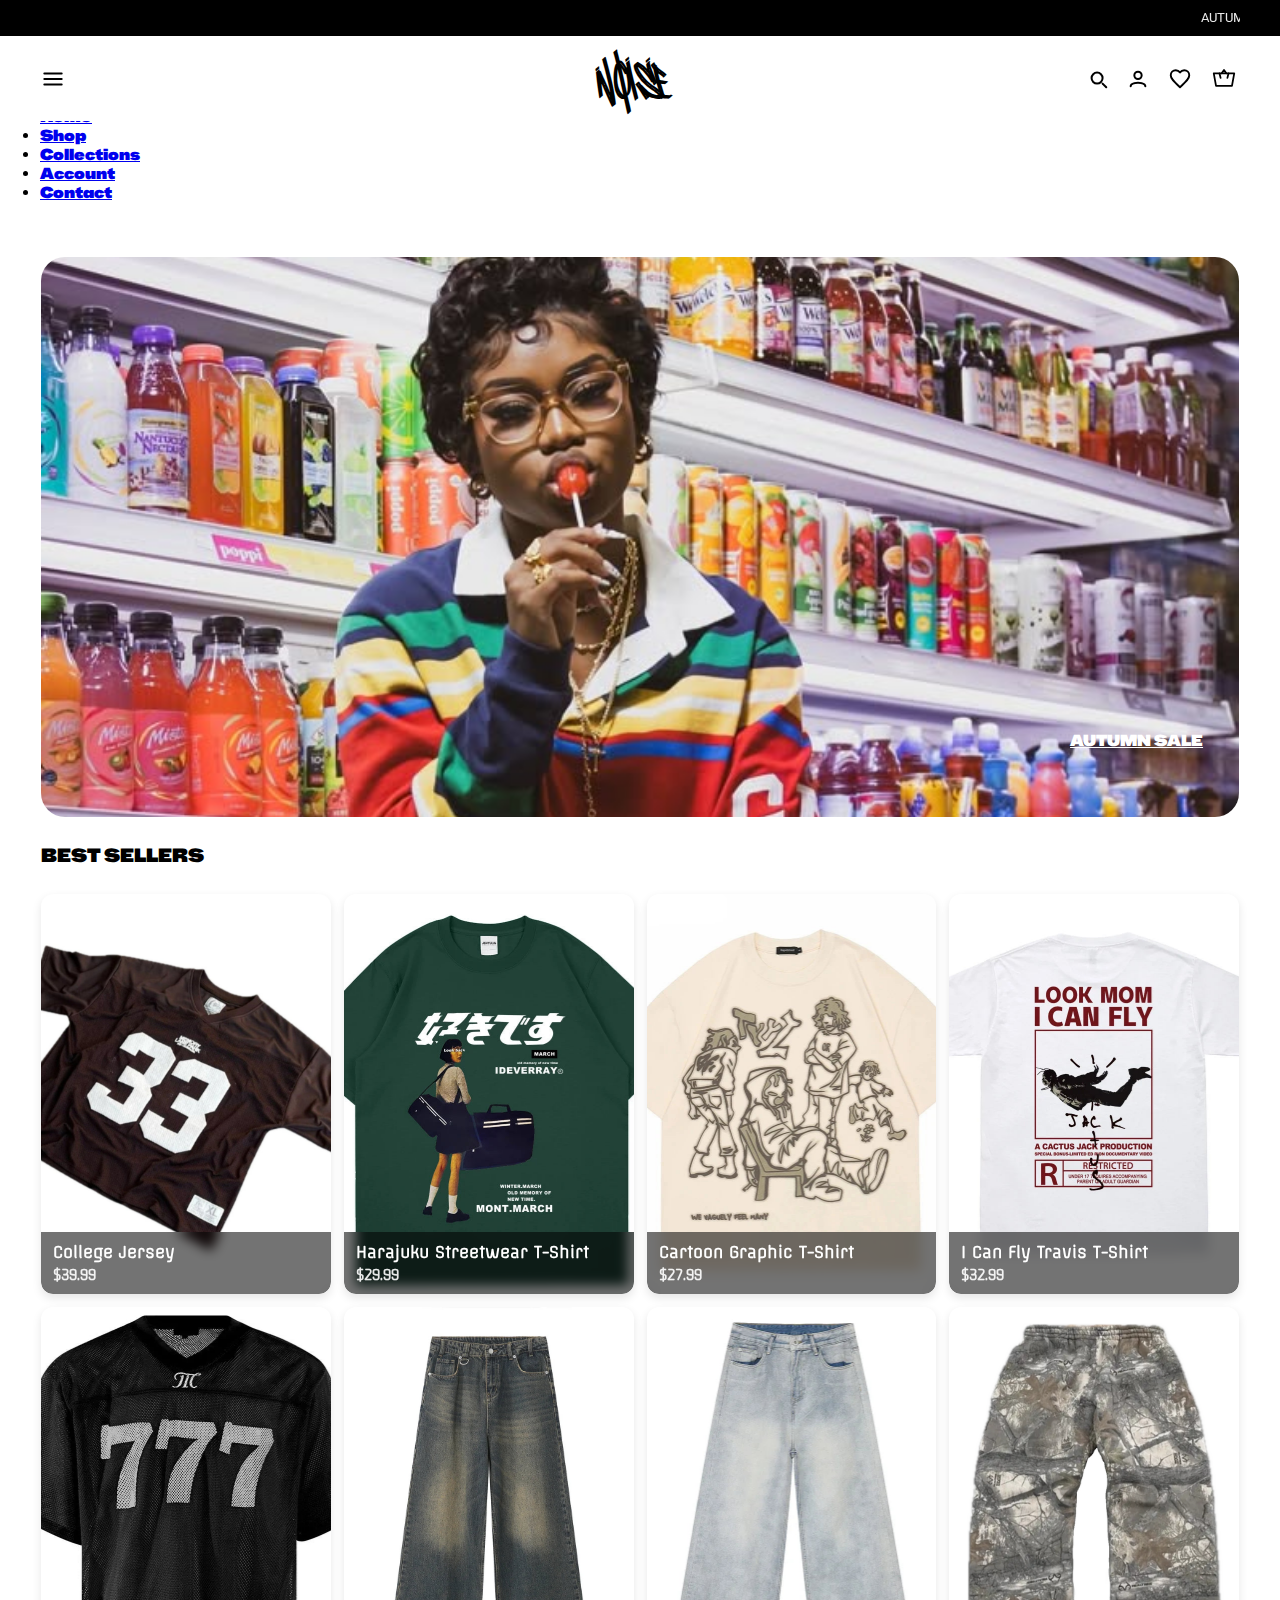
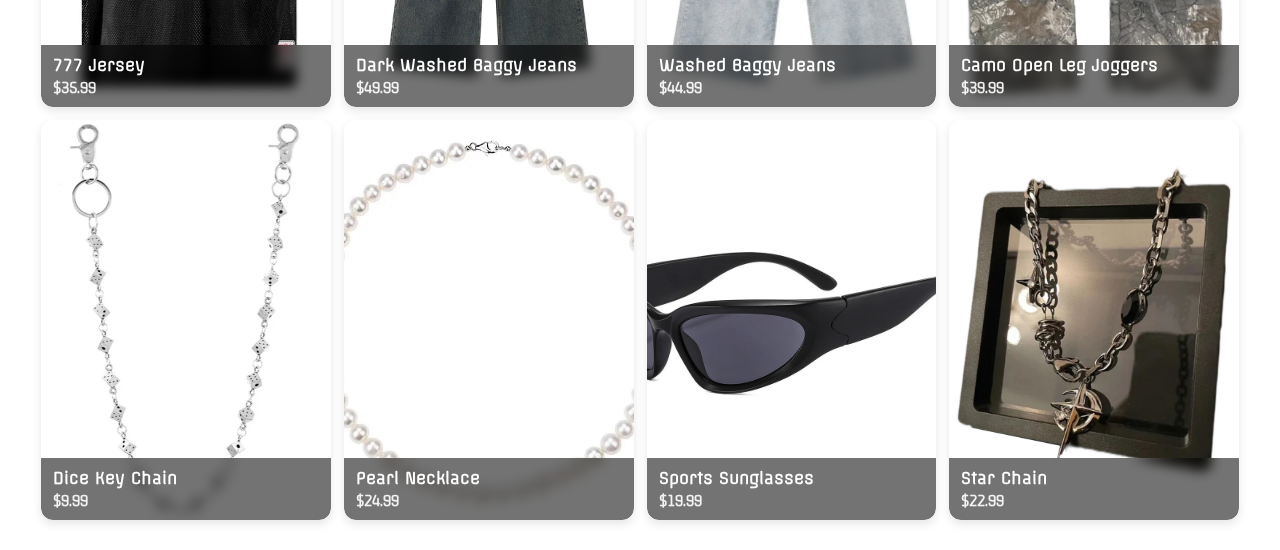
<file: index.html>
<!DOCTYPE html>
<html>
  <head>
    <title>NØISE</title>
    <meta name="viewport" content="width=device-width, initial-scale=1.0">

    <!-- Favicons -->
    <link rel="icon" type="image/png" sizes="16x16" href="favicons/favicon-16x16.png">
    <link rel="icon" type="image/png" sizes="32x32" href="favicons/favicon-32x32.png">
    <link rel="apple-touch-icon" sizes="180x180" href="favicons/apple-touch-icon.png">
    <link rel="icon" type="image/png" sizes="512x512" href="favicons/android-chrome-512x512.png">

    <!-- Fonts -->
    <link rel="preconnect" href="https://fonts.googleapis.com">
    <link rel="preconnect" href="https://fonts.gstatic.com" crossorigin>
    <link href="https://fonts.googleapis.com/css2?family=Chango&display=swap" rel="stylesheet">
    <link href="https://fonts.googleapis.com/css2?family=Offside&display=swap" rel="stylesheet">
    <link href="https://fonts.googleapis.com/css2?family=Roboto:ital,wght@0,100..900;1,100..900&display=swap" rel="stylesheet">
    <link href="https://fonts.googleapis.com/css2?family=BBH+Sans+Hegarty&display=swap" rel="stylesheet">
    <link href="https://fonts.googleapis.com/css2?family=Open+Sans:ital,wght@0,300..800;1,300..800&display=swap" rel="stylesheet">

    <!-- Auto Cache-Busting CSS & JS -->
    <script>
      (function() {
        const version = Date.now(); // unique for every page load
        const head = document.head;

        // CSS files
        const cssFiles = [
          'styles/general.css',
          'styles/announcements.css',
          'styles/header.css',
          'styles/display.css',
          'styles/clothing-item-grid.css',
          'styles/sidebar.css',
          'styles/searchbar.css'
        ];
        cssFiles.forEach(file => {
          const link = document.createElement('link');
          link.rel = 'stylesheet';
          link.href = `${file}?v=${version}`;
          head.appendChild(link);
        });

        // JS files (if you move scripts to external files)
        const jsFiles = [
          'scripts/marquee.js',
          'scripts/fav-basket.js',
          'scripts/sidebar.js',
          'scripts/searchbar.js'
        ];
        jsFiles.forEach(file => {
          const script = document.createElement('script');
          script.src = `${file}?v=${version}`;
          script.defer = true;
          head.appendChild(script);
        });
      })();
    </script>
  </head>
  
<body>
    <!-- Special Deals / Announcement Bar -->
    <div id="specialDeals">
      <div id="marqueeContainer">
        <span id="timerInner"></span>
      </div>
    </div>
    <!-- Page Header -->
    <div class="page-header">
      <div class="left-section">
        <!-- Hamburger menu icon -->
        <svg class="icon" viewBox="0 0 24 24" role="img" aria-label="Menu">
          <line x1="4" y1="7" x2="20" y2="7" />
          <line x1="4" y1="12" x2="20" y2="12" />
          <line x1="4" y1="17" x2="20" y2="17" />
          <title>Menu</title>
         </svg>
      </div>
      <div class="middle-section">
        <p class="page-title">
          <a href="index.html">NØISE</a>
        </p>
      </div>
       <div class="right-section">
        <!-- Search -->
        <svg class="icon" viewBox="0 0 24 24" role="img" aria-label="Search">
          <circle cx="11" cy="11" r="6" />
          <line x1="17" y1="17" x2="21" y2="21" />
          <title>Search</title>
        </svg>
         <!-- Account -->
        <svg class="icon" viewBox="0 0 24 24" role="img" aria-label="Account">
          <circle cx="12" cy="8" r="4" />
          <path d="M4 20c0-4 8-4 8-4s8 0 8 4" />
          <title>Account</title>
        </svg>
         <!-- Heart / Favorites -->
        <div class="icon-wrapper">
          <svg class="icon" viewBox="0 0 24 24" role="img" aria-label="Favorites">
            <path d="M12 20.5l-1.3-1.2C6 15 3 12.2 3 8.9 3 6.2 5.1 4 7.9 4c1.6 0 3.1.8 4.1 2.1C13 4.8 14.5 4 16.1 4 18.9 4 21 6.2 21 8.9c0 3.3-3 6.1-7.7 10.4L12 20.5z"/>
          </svg>
          <span class="badge" id="favorites-count">0</span>
        </div>
        <!-- Basket / Cart -->
        <div class="icon-wrapper">
          <svg class="icon" viewBox="0 0 24 24" role="img" aria-label="Cart">
            <path d="M3 7h18l-2 11H5L3 7z"/>
            <path d="M10 7l2-3 2 3"/>
            <path d="M8 7l1 4"/>
            <path d="M16 7l-1 4"/>
          </svg>
          <span class="badge" id="basket-count">0</span>
        </div>
      </div>
    </div>

    <!-- Sidebar (hidden by default) -->
    <div id="sidebar">
      <button id="closeSidebar">&times;</button>
      <ul>
        <li><a href="index.html">Home</a></li>
        <li><a href="#">Shop</a></li>
        <li><a href="#">Collections</a></li>
        <li><a href="#">Account</a></li>
        <li><a href="#">Contact</a></li>
      </ul>
    </div>
    <!-- Overlay (for dimming background) -->
    <div id="overlay"></div>

    <!-- Searchbar -->
    <div id="searchbar-overlay">
      <div class="search-container">
        <input type="text" placeholder="Search..." id="searchInput">
        <div class="popular-results" id="popularResults">
          <div>College Jersey</div>
          <div>Harajuku Streetwear T-Shirt</div>
          <div>Cartoon Graphic T-Shirt</div>
          <div>I Can Fly Travis T-Shirt</div>
          <div>777 Jersey</div>
        </div>
        <!-- <button id="closeSearch">&times;</button> -->
      </div>
    </div>

     <!-- Display Image -->
    <div class="container">
      <div class="display">
        <picture>
          <!-- WebP version first -->
          <source srcset="display/display-1.webp" type="image/webp">
          <!-- Fallback JPEG -->
          <img src="display/display-1.jpg" alt="Big Display Image">
        </picture>

        <!-- Display Text -->
        <div class="display-text-container">
          <u>AUTUMN SALE</u>
        </div>
      </div>
    </div>
     <!-- Clothing Items Grid -->
    <div class="container">
    <h1 class="grid-title">BEST SELLERS</h1>
    <div class="clothing-item-grid">
      <div class="item item1">
        <div class="hover-buttons">
          <button class="basket">Add to basket</button>
          <button class="heart">
            <svg viewBox="0 0 24 24">
              <path d="M12 20.5l-1.3-1.2C6 15 3 12.2 3 8.9 3 6.2 5.1 4 7.9 4c1.6 0 3.1.8 4.1 2.1C13 4.8 14.5 4 16.1 4 18.9 4 21 6.2 21 8.9c0 3.3-3 6.1-7.7 10.4L12 20.5z"/>
            </svg>
          </button>
        </div>
        <div class="info">
          <div class="title">College Jersey</div>
          <div class="price">$39.99</div>
        </div>
      </div>

      <div class="item item2">
        <div class="hover-buttons">
          <button class="basket">Add to basket</button>
          <button class="heart">
            <svg viewBox="0 0 24 24">
              <path d="M12 20.5l-1.3-1.2C6 15 3 12.2 3 8.9 3 6.2 5.1 4 7.9 4c1.6 0 3.1.8 4.1 2.1C13 4.8 14.5 4 16.1 4 18.9 4 21 6.2 21 8.9c0 3.3-3 6.1-7.7 10.4L12 20.5z"/>
            </svg>
          </button>
        </div>
        <div class="info">
          <div class="title">Harajuku Streetwear T-Shirt</div>
          <div class="price">$29.99</div>
        </div>
      </div>

      <div class="item item3">
        <div class="hover-buttons">
          <button class="basket">Add to basket</button>
          <button class="heart">
            <svg viewBox="0 0 24 24">
              <path d="M12 20.5l-1.3-1.2C6 15 3 12.2 3 8.9 3 6.2 5.1 4 7.9 4c1.6 0 3.1.8 4.1 2.1C13 4.8 14.5 4 16.1 4 18.9 4 21 6.2 21 8.9c0 3.3-3 6.1-7.7 10.4L12 20.5z"/>
            </svg>
          </button>
        </div>
        <div class="info">
          <div class="title">Cartoon Graphic T-Shirt</div>
          <div class="price">$27.99</div>
        </div>
      </div>

      <div class="item item4">
        <div class="hover-buttons">
          <button class="basket">Add to basket</button>
          <button class="heart">
            <svg viewBox="0 0 24 24">
              <path d="M12 20.5l-1.3-1.2C6 15 3 12.2 3 8.9 3 6.2 5.1 4 7.9 4c1.6 0 3.1.8 4.1 2.1C13 4.8 14.5 4 16.1 4 18.9 4 21 6.2 21 8.9c0 3.3-3 6.1-7.7 10.4L12 20.5z"/>
            </svg>
          </button>
        </div>
        <div class="info">
          <div class="title">I Can Fly Travis T-Shirt</div>
          <div class="price">$32.99</div>
        </div>
      </div>
       <div class="item item5">
        <div class="hover-buttons">
          <button class="basket">Add to basket</button>
          <button class="heart">
            <svg viewBox="0 0 24 24">
              <path d="M12 20.5l-1.3-1.2C6 15 3 12.2 3 8.9 3 6.2 5.1 4 7.9 4c1.6 0 3.1.8 4.1 2.1C13 4.8 14.5 4 16.1 4 18.9 4 21 6.2 21 8.9c0 3.3-3 6.1-7.7 10.4L12 20.5z"/>
            </svg>
          </button>
        </div>
        <div class="info">
          <div class="title">777 Jersey</div>
          <div class="price">$35.99</div>
        </div>
      </div>
       <div class="item item6">
        <div class="hover-buttons">
          <button class="basket">Add to basket</button>
          <button class="heart">
            <svg viewBox="0 0 24 24">
              <path d="M12 20.5l-1.3-1.2C6 15 3 12.2 3 8.9 3 6.2 5.1 4 7.9 4c1.6 0 3.1.8 4.1 2.1C13 4.8 14.5 4 16.1 4 18.9 4 21 6.2 21 8.9c0 3.3-3 6.1-7.7 10.4L12 20.5z"/>
            </svg>
          </button>
        </div>
        <div class="info">
          <div class="title">Dark Washed Baggy Jeans</div>
          <div class="price">$49.99</div>
        </div>
      </div>
       <div class="item item7">
        <div class="hover-buttons">
          <button class="basket">Add to basket</button>
          <button class="heart">
            <svg viewBox="0 0 24 24">
              <path d="M12 20.5l-1.3-1.2C6 15 3 12.2 3 8.9 3 6.2 5.1 4 7.9 4c1.6 0 3.1.8 4.1 2.1C13 4.8 14.5 4 16.1 4 18.9 4 21 6.2 21 8.9c0 3.3-3 6.1-7.7 10.4L12 20.5z"/>
            </svg>
          </button>
        </div>
        <div class="info">
          <div class="title">Washed Baggy Jeans</div>
          <div class="price">$44.99</div>
        </div>
      </div>
       <div class="item item8">
        <div class="hover-buttons">
          <button class="basket">Add to basket</button>
          <button class="heart">
            <svg viewBox="0 0 24 24">
              <path d="M12 20.5l-1.3-1.2C6 15 3 12.2 3 8.9 3 6.2 5.1 4 7.9 4c1.6 0 3.1.8 4.1 2.1C13 4.8 14.5 4 16.1 4 18.9 4 21 6.2 21 8.9c0 3.3-3 6.1-7.7 10.4L12 20.5z"/>
            </svg>
          </button>
        </div>
        <div class="info">
          <div class="title">Camo Open Leg Joggers</div>
          <div class="price">$39.99</div>
        </div>
      </div>
        <div class="item item9">
        <div class="hover-buttons">
          <button class="basket">Add to basket</button>
          <button class="heart">
            <svg viewBox="0 0 24 24">
              <path d="M12 20.5l-1.3-1.2C6 15 3 12.2 3 8.9 3 6.2 5.1 4 7.9 4c1.6 0 3.1.8 4.1 2.1C13 4.8 14.5 4 16.1 4 18.9 4 21 6.2 21 8.9c0 3.3-3 6.1-7.7 10.4L12 20.5z"/>
            </svg>
          </button>
        </div>
        <div class="info">
          <div class="title">Dice Key Chain</div>
          <div class="price">$9.99</div>
        </div>
      </div>
       <div class="item item10">
        <div class="hover-buttons">
          <button class="basket">Add to basket</button>
          <button class="heart">
            <svg viewBox="0 0 24 24">
              <path d="M12 20.5l-1.3-1.2C6 15 3 12.2 3 8.9 3 6.2 5.1 4 7.9 4c1.6 0 3.1.8 4.1 2.1C13 4.8 14.5 4 16.1 4 18.9 4 21 6.2 21 8.9c0 3.3-3 6.1-7.7 10.4L12 20.5z"/>
            </svg>
          </button>
        </div>
        <div class="info">
          <div class="title">Pearl Necklace</div>
          <div class="price">$24.99</div>
        </div>
      </div>

      <div class="item item11">
        <div class="hover-buttons">
          <button class="basket">Add to basket</button>
          <button class="heart">
            <svg viewBox="0 0 24 24">
              <path d="M12 20.5l-1.3-1.2C6 15 3 12.2 3 8.9 3 6.2 5.1 4 7.9 4c1.6 0 3.1.8 4.1 2.1C13 4.8 14.5 4 16.1 4 18.9 4 21 6.2 21 8.9c0 3.3-3 6.1-7.7 10.4L12 20.5z"/>
            </svg>
          </button>
        </div>
        <div class="info">
          <div class="title">Sports Sunglasses</div>
          <div class="price">$19.99</div>
        </div>
      </div>

      <div class="item item12">
        <div class="hover-buttons">
          <button class="basket">Add to basket</button>
          <button class="heart">
            <svg viewBox="0 0 24 24">
              <path d="M12 20.5l-1.3-1.2C6 15 3 12.2 3 8.9 3 6.2 5.1 4 7.9 4c1.6 0 3.1.8 4.1 2.1C13 4.8 14.5 4 16.1 4 18.9 4 21 6.2 21 8.9c0 3.3-3 6.1-7.7 10.4L12 20.5z"/>
            </svg>
          </button>
        </div>
        <div class="info">
          <div class="title">Star Chain</div>
          <div class="price">$22.99</div>
        </div>
      </div>
    </div>
    </div>

    <script src="scripts/sidebar.js"></script>
  </body>
</html>
</file>
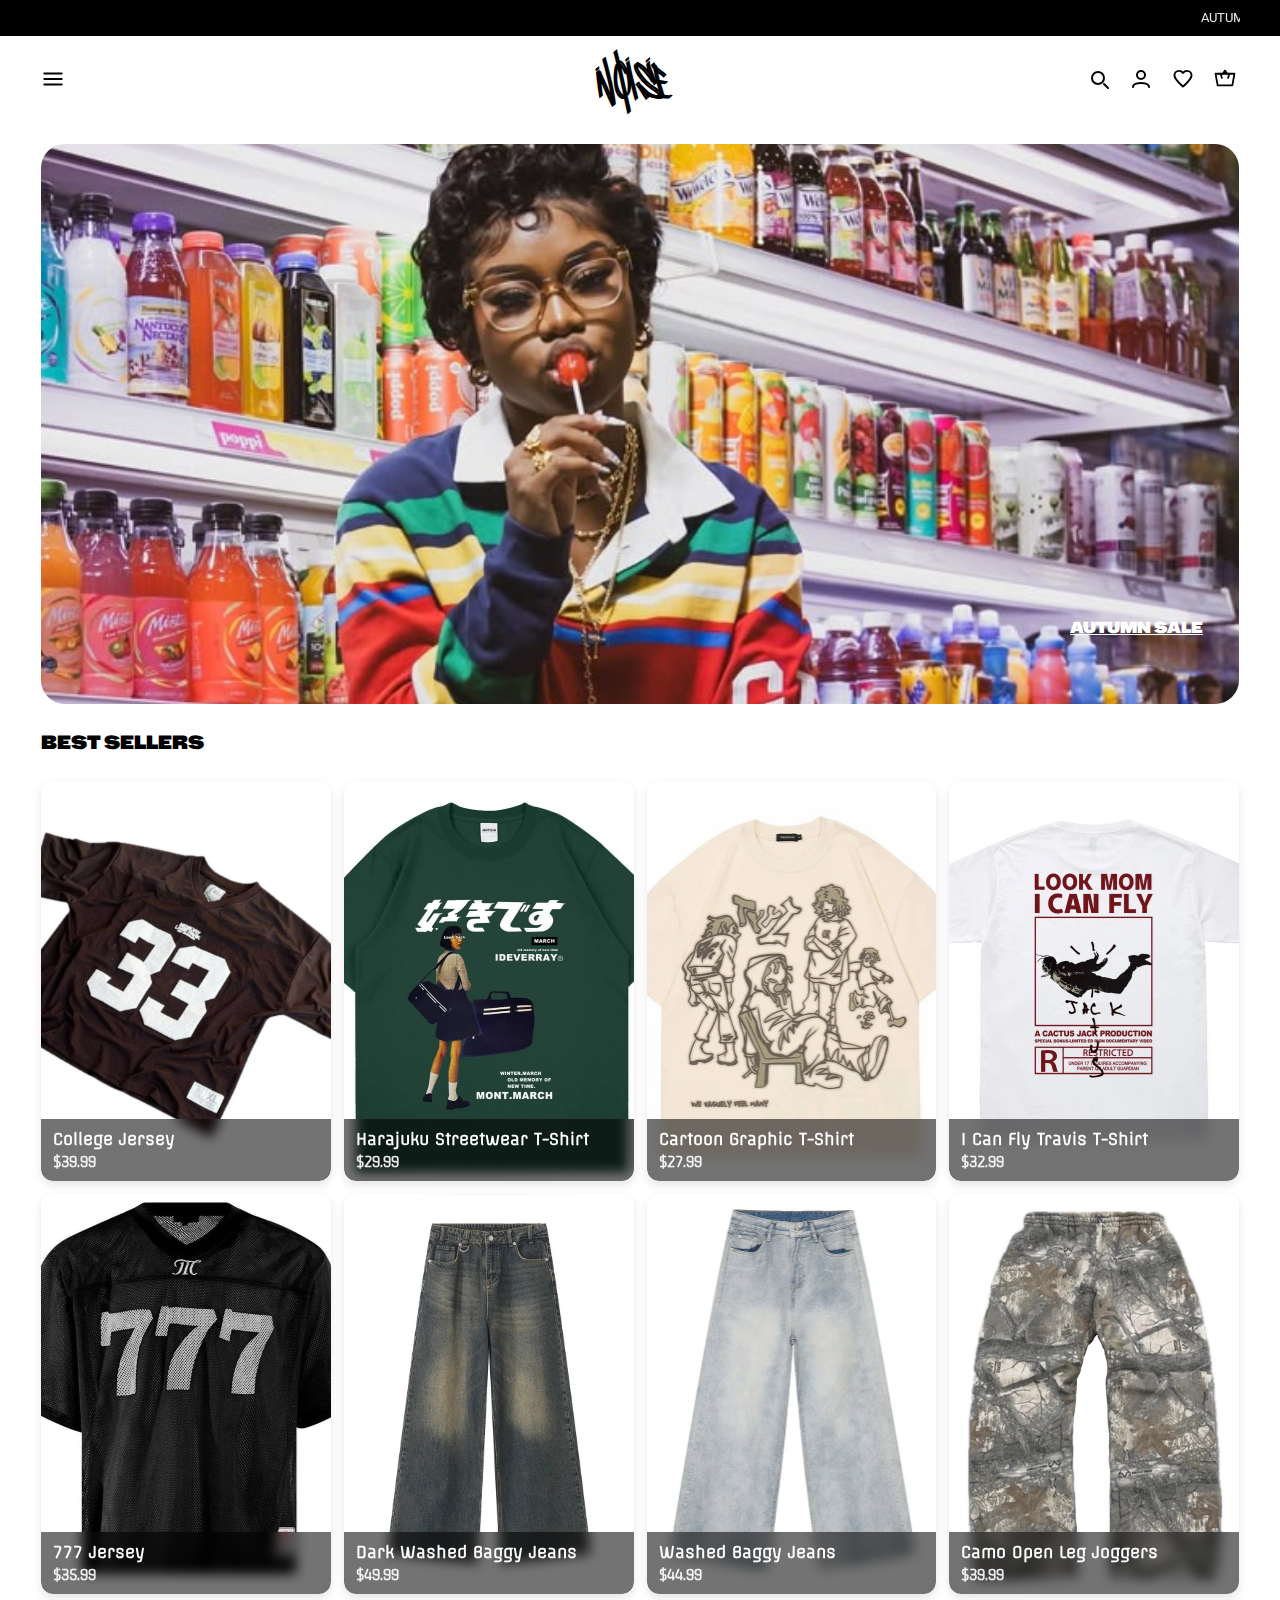
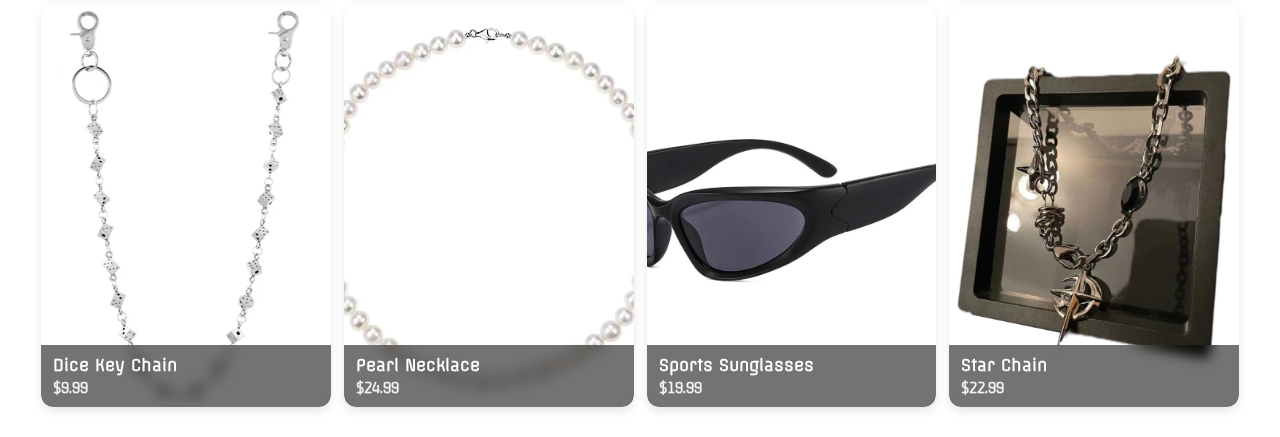
<file: noise.html>
<!DOCTYPE html>
<html>
  <head>
    <title>NØISE</title>

    <meta name="viewport" content="width=device-width, initial-scale=1.0">
    
    <!-- or for .ico format -->
    <link rel="icon" type="image/png" sizes=  "16x16" href="favicons/favicon-16x16.png">
    <link rel="icon" type="image/png" sizes="32x32" href="favicons/favicon-32x32.png">
    <link rel="apple-touch-icon" sizes="180x180" href="favicons/apple-touch-icon.png">
    <link rel="icon" type="image/png" sizes="512x512" href="favicons/android-chrome-512x512.png">

    <link rel="preconnect" href="https://fonts.googleapis.com">
    <link rel="preconnect" href="https://fonts.gstatic.com" crossorigin>
    <link href="https://fonts.googleapis.com/css2?family=Chango&display=swap" rel="stylesheet">
    <link href="https://fonts.googleapis.com/css2?family=Offside&display=swap" rel="stylesheet">
    <link href="https://fonts.googleapis.com/css2?family=Roboto:ital,wght@0,100..900;1,100..900&display=swap" rel="stylesheet">
    <link href="https://fonts.googleapis.com/css2?family=BBH+Sans+Hegarty&display=swap" rel="stylesheet">
    <link href="https://fonts.googleapis.com/css2?family=Open+Sans:ital,wght@0,300..800;1,300..800&display=swap" rel="stylesheet">

    <link rel="stylesheet" href="styles/general.css">
    <link rel="stylesheet" href="styles/announcements.css">
    <link rel="stylesheet" href="styles/header.css">
    <link rel="stylesheet" href="styles/display.css">
    <link rel="stylesheet" href="styles/clothing-item-grid.css">
    
    
    

  </head>
    <body>
      Special Deals / Announcement Bar
<div id="specialDeals">
  <div id="marqueeContainer">
    <span id="timerInner"></span>
  </div>
</div>

<!-- Page Header -->
<div class="page-header">
<div class="left-section">
  <!-- Hamburger menu icon -->
  <svg class="icon" viewBox="0 0 24 24" role="img" aria-label="Menu">
    <line x1="4" y1="7" x2="20" y2="7" />
    <line x1="4" y1="12" x2="20" y2="12" />
    <line x1="4" y1="17" x2="20" y2="17" />
    <title>Menu</title>
  </svg>
</div>

  <div class="middle-section">
    <p class="page-title">
      <a href="noise.html">NØISE</a>
    </p>
  </div>

  <div class="right-section">
  <!-- Search -->
  <svg class="icon" viewBox="0 0 24 24" role="img" aria-label="Search">
    <circle cx="11" cy="11" r="6" />
    <line x1="17" y1="17" x2="21" y2="21" />
    <title>Search</title>
  </svg>

  <!-- Account -->
  <svg class="icon" viewBox="0 0 24 24" role="img" aria-label="Account">
    <circle cx="12" cy="8" r="4" />
    <path d="M4 20c0-4 8-4 8-4s8 0 8 4" />
    <title>Account</title>
  </svg>

  <!-- Heart / Favorites -->
  <!-- Heart / Favorites (original version) -->
  <svg class="icon" viewBox="0 0 24 24" role="img" aria-label="Favorites">
    <path d="M12 20.5l-1.3-1.2C6 15 3 12.2 3 8.9 3 6.2 5.1 4 7.9 4c1.6 0 3.1.8 4.1 2.1C13 4.8 14.5 4 16.1 4 18.9 4 21 6.2 21 8.9c0 3.3-3 6.1-7.7 10.4L12 20.5z" />
    <title>Favorites</title>
  </svg>
  <!-- Basket (original version restored) -->
  <svg class="icon" viewBox="0 0 24 24" role="img" aria-label="Cart">
    <path d="M3 7h18l-2 11H5L 3 7z" />
    <path d="M10 7l2-3 2 3" />
    <path d="M8 7l1 4" />
    <path d="M16 7l-1 4" />
    <title>Basket</title>
  </svg>
</div>
</div>


      <!-- Display Image -->
       <div class="container">
          <div class="display">
          <picture>
            <!-- WebP version first -->
            <source srcset="display/display-1.webp" type="image/webp">
            <!-- Fallback JPEG -->
            <img src="display/display-1.jpg" alt="Big Display Image">
          </picture>

          <!-- Display Text -->
          <div class="display-text-container">
            <u>AUTUMN SALE</u>
          </div>
        </div>
       </div>


      <!-- Clothing Items Grid -->
       <div class="container">
        <h1 class="grid-title">BEST SELLERS</h1>
        <div class="clothing-item-grid">
          <div class="item item1">
            <div class="info">
              <div class="title">College Jersey</div>
              <div class="price">$39.99</div>
            </div>
          </div>
          <div class="item item2">
            <div class="info">
              <div class="title">Harajuku Streetwear T-Shirt</div>
              <div class="price">$29.99</div>
            </div>
          </div>
          <div class="item item3">
            <div class="info">
              <div class="title">Cartoon Graphic T-Shirt</div>
              <div class="price">$27.99</div>
            </div>
          </div>
          <div class="item item4">
            <div class="info">
              <div class="title">I Can Fly Travis T-Shirt</div>
              <div class="price">$32.99</div>
            </div>
          </div>
          <div class="item item5">
            <div class="info">
              <div class="title">777 Jersey</div>
              <div class="price">$35.99</div>
            </div>
          </div>
          <div class="item item6">
            <div class="info">
              <div class="title">Dark Washed Baggy Jeans</div>
              <div class="price">$49.99</div>
            </div>
          </div>
          <div class="item item7">
            <div class="info">
              <div class="title">Washed Baggy Jeans</div>
              <div class="price">$44.99</div>
            </div>
          </div>
          <div class="item item8">
            <div class="info">
              <div class="title">Camo Open Leg Joggers</div>
              <div class="price">$39.99</div>
            </div>
          </div>
          <div class="item item9">
            <div class="info">
              <div class="title">Dice Key Chain</div>
              <div class="price">$9.99</div>
            </div>
          </div>
          <div class="item item10">
            <div class="info">
              <div class="title">Pearl Necklace</div>
              <div class="price">$24.99</div>
            </div>
          </div>
          <div class="item item11">
            <div class="info">
              <div class="title">Sports Sunglasses</div>
              <div class="price">$19.99</div>
            </div>
          </div>
          <div class="item item12">
            <div class="info">
              <div class="title">Star Chain</div>
              <div class="price">$22.99</div>
            </div>
          </div>
        </div>
      </div>




      <!-- --------------JAVASCRIPT----------------------- -->

      <!-- (announcement bar + countdown + smooth marquee) -->
<!-- Announcement Bar + Countdown + Smooth Marquee -->
<script>
(function() {
  // Run after layout/fonts loaded
  function initMarquee() {
    const specialDeals = document.getElementById("specialDeals");
    const marqueeContainer = document.getElementById("marqueeContainer");
    const timerElement = document.getElementById("timerInner");
    const pageHeader = document.querySelector(".page-header");

    // Make sure header is fixed so top changes move it
    if (pageHeader) {
      pageHeader.style.position = pageHeader.style.position || 'fixed';
      pageHeader.style.left = '0';
      pageHeader.style.right = '0';
      pageHeader.style.transition = 'top 300ms ease';
    }

    // Use exact sale end date (update if needed)
    const saleEnd = new Date(2025, 9, 17, 23, 59, 59).getTime();

    // countdown update AND update measured width whenever text changes
    function updateCountdownAndMeasure() {
      const now = Date.now();
      let distance = saleEnd - now;

      if (distance <= 0) {
        timerElement.textContent = "AUTUMN SALE ENDED";
      } else {
        const days = Math.floor(distance / (1000*60*60*24));
        const hours = Math.floor((distance % (1000*60*60*24)) / (1000*60*60));
        const minutes = Math.floor((distance % (1000*60*60)) / (1000*60));
        const seconds = Math.floor((distance % (1000*60)) / 1000);
        timerElement.textContent = `AUTUMN SALE ENDS ${String(days).padStart(2,'0')}:${String(hours).padStart(2,'0')}:${String(minutes).padStart(2,'0')}:${String(seconds).padStart(2,'0')}`;
      }

      // measure after content set
      textWidth = Math.ceil(timerElement.offsetWidth);
      containerWidth = Math.ceil(marqueeContainer.offsetWidth);
    }

    // initial measurements
    let containerWidth = marqueeContainer.offsetWidth;
    let textWidth = timerElement.offsetWidth;

    // start with timer off-screen to the right (in pixels)
    let pos = containerWidth;
    timerElement.style.left = pos + "px";

    // keep countdown accurate and re-measure widths when it changes
    updateCountdownAndMeasure();
    const countdown = setInterval(updateCountdownAndMeasure, 1000);

    // animation loop
    const speed = 0.9; // pixels per frame — increase for faster
    function moveLeft() {
      pos -= speed;
      timerElement.style.left = pos + "px";

      // reset only after fully left the container
      if (pos < -textWidth) {
        pos = containerWidth;
      }
      requestAnimationFrame(moveLeft);
    }
    requestAnimationFrame(moveLeft);

    // Hide/show header + bar on scroll
    const barHeight = specialDeals.offsetHeight || 36;
    // set initial positions
    specialDeals.style.top = "0";
    if (pageHeader) pageHeader.style.top = `${barHeight}px`;

    let lastScroll = window.pageYOffset || 0;
    window.addEventListener('scroll', () => {
      const currentScroll = window.pageYOffset || 0;
      if (currentScroll > lastScroll) {
        // scrolling down — hide bar
        specialDeals.style.top = `-${barHeight}px`;
        if (pageHeader) pageHeader.style.top = "0";
      } else {
        // scrolling up — show bar only at top
        if (currentScroll === 0) {
          specialDeals.style.top = "0";
          if (pageHeader) pageHeader.style.top = `${barHeight}px`;
        } else {
          specialDeals.style.top = `-${barHeight}px`;
          if (pageHeader) pageHeader.style.top = "0";
        }
      }
      lastScroll = currentScroll;
    });

    // adjust on resize so it remains smooth
    window.addEventListener('resize', () => {
      containerWidth = marqueeContainer.offsetWidth;
      textWidth = timerElement.offsetWidth;
      // if text currently off-screen, snap it to new container width so it doesn't disappear
      if (pos > containerWidth) {
        pos = containerWidth;
        timerElement.style.left = pos + 'px';
      }
    });
  }

  // Wait for DOM + fonts to be applied so offsets are correct
  if (document.readyState === 'complete' || document.readyState === 'interactive') {
    // small delay helps fonts to load so measurements are correct
    setTimeout(initMarquee, 50);
  } else {
    document.addEventListener('DOMContentLoaded', () => setTimeout(initMarquee, 50));
  }
})();
</script>


    <!-- Item Animation Touches -->
    <script>
      const items = document.querySelectorAll('.item');

      items.forEach(item => {
        // Desktop: hover still works with CSS
        // Mobile: touch start
        item.addEventListener('touchstart', () => {
          item.classList.add('animate');
        });

        // Mobile: touch end
        item.addEventListener('touchend', () => {
          item.classList.remove('animate');
        });
      });
    </script>
  </body>
</html>
</file>
<file: styles/general.css>
/* Push body content down only for header height */
  body {
    margin: 0;
    padding-top: 70px; /* header height only */
    background-color: white;
    /* background-color: rgb(242, 240, 239); */
    font-family: BBH Sans Hegarty, Arial;
  }

  .container {
    width: 100%;
    padding: 0 41px;  /* consistent space from sides */
    box-sizing: border-box;
    margin: 0 auto;
  }
</file>
<file: styles/announcements.css>
/* announcement bar */
#specialDeals {
  position: fixed;
  top: 0;
  left: 0;
  width: 100%;
  height: 36px;
  line-height: 36px;            /* was 0 — set to the bar height to vertically center */
  background-color: black;
  display: flex;
  justify-content: center;
  align-items: center;
  font-family: Roboto, Arial;
  z-index: 9999;
  overflow: hidden;             /* clip the marquee */
  font-size: 13px;
  color: rgb(233, 233, 233);
  transition: top 300ms ease;   /* smooth hide/show */
}

/* marquee window */
#marqueeContainer {
  position: relative;
  width: 100%;
  max-width: 1200px;   /* optional max width of visible area */
  height: 100%;
  overflow: hidden;
  display: flex;
  align-items: center;
  padding: 0 8px;
  box-sizing: border-box;
}

/* moving text */
#timerInner {
  position: absolute;
  white-space: nowrap;
  top: 50%;
  transform: translateY(-50%);
  will-change: left;    /* hint for smoother animation */
}
</file>
<file: styles/header.css>
@font-face {
  font-family: 'NuttyNoisses';
  src: url('../fonts/NuttyNoisses.woff2') format('woff2'),
      url('../fonts/NuttyNoisses.woff') format('woff');
  font-weight: normal;
  font-style: normal;
}

.page-header {
  position: fixed;
  top: 0;
  left: 0;
  right: 0;
  height: 85px;
  display: flex;
  justify-content: space-between;
  align-items: center;
  background-color: white;
  /* background-color: rgb(242, 240, 239); */
  z-index: 1000;
  transition: top 0.3s ease; /* add smooth hide/show animation */
}

.left-section{
  width: 150px;
  display: flex;
  margin-left: 40px;
}

.middle-section{
  display: flex;
  align-items: center;
  justify-content: center;
  margin-left: 20px;
  margin-right: 20px;
}

.right-section{
  width: 150px;
  display: flex;
  align-items: center;
  justify-content: space-between;
  margin-right: 43px;
}

.page-title{
  font-family:'NuttyNoisses';
  font-size: 46px;
  line-height: 2px;
  margin: 0;
  cursor: pointer;
  color: black;
}

.page-title a {
  color: black;            /* match your existing title color */
  text-decoration: none;   /* remove underline */
}

.hamburger-icon{
  width: 18px;
  cursor: pointer;
}

.shopping-basket-icon{
  width: 28px;
}

.favourited-icon{
  width: 30px;
}

.right-section .search-icon,.account-icon{
  width: 20px;
  cursor: pointer;
}

.account-icon{
  border-radius: 15px;
}






/* ==============================
   Inline SVG Icon Styles (tweakable)
   ============================== */

:root {
  --icon-size: 26px;          /* change to resize all icons */
  --icon-stroke: 2px;         /* line thickness */
  --icon-color: black;        /* default color */
  --icon-hover-color: #ff4c00;/* hover color */
}

/* Base icon appearance and transform system that respects per-icon variables */
svg.icon {
  width: var(--icon-size);
  height: var(--icon-size);
  display: inline-block;
  vertical-align: middle;

  stroke: currentColor;
  fill: none;
  stroke-width: var(--icon-stroke);
  stroke-linecap: round;
  stroke-linejoin: round;

  color: var(--icon-color);
  cursor: pointer;

  /* per-icon variables with sensible defaults */
  --icon-scale: 1;    /* scale factor (1 = default) */
  --icon-y: 0px;      /* vertical nudge (positive moves down) */

  /* ensure transforms pivot around center and scale is applied consistently */
  transform-box: fill-box;
  transform-origin: center;

  /* base transform using variables — hover will reuse scale as well */
  transform: translateY(var(--icon-y)) scale(var(--icon-scale));
  transition: color 0.22s ease, transform 0.22s ease;
}

/* keep stroke consistent when scaling */
svg.icon * {
  vector-effect: non-scaling-stroke;
}

/* hover uses same scale, only adjusts translate for the lift effect */
svg.icon:hover {
  color: var(--icon-hover-color);
  transform: translateY(calc(var(--icon-y) - 2px)) scale(var(--icon-scale));
}

/* spacing inside header */
.page-header .left-section,
.page-header .right-section {
  display: flex;
  align-items: center;
  gap: 18px;
}

/* Per-icon visual balancing — tweak these numbers until they all *look* identical.
   The values below were chosen to visually harmonize common shapes. */

svg[aria-label="Menu"],
svg[aria-label="Search"], 
svg[aria-label="Account"],
svg[aria-label="Favorites"],
svg[aria-label="Cart"] 
 {
  /* these tend to look smaller, scale them up slightly */
  --icon-scale: 1;
} 

svg[aria-label="Favorites"]{
  --icon-scale: 0.95;
  --icon-y: -0.5px
}


svg[aria-label="Cart"] {
  stroke-width: 1.70px; /* 5% thinner than default */
  --icon-scale: 1.05; /* keep your scaled size */
}



.icon-wrapper {
  position: relative;
  display: inline-block;
}

.badge {
  position: absolute;
  top: -6px;
  right: -6px;
  background: black;
  /* font-family: Roboto; */
  color: white;
  font-size: 0.7rem;
  font-weight: bold;
  border-radius: 50%;
  padding: 2px 5px;
  pointer-events: none;
}





/* Mobile-specific styles */
/* @media (max-width: 900px) {
  .page-header {
    height: 80px;              
    padding: 10px 15px;
  }

  .page-title {
    font-size: 55px;             
  }

  .hamburger-icon {
    width: 20px;                 

  .right-section .search-icon,
  .right-section .account-icon,
  .right-section .favourited-icon,
  .right-section .shopping-basket-icon {
    width: 30px;                 
  }

  .account-icon {
    border-radius: 20px;         
  }

  .left-section, 
  .right-section {
    width: auto;                 
  }

  .middle-section {
    margin-left: 10px;
    margin-right: 10px;
  }
} */
</file>
<file: styles/display.css>
.display {
  margin-top: 55px;
  width: 100%;              
  max-height: 560px;
  aspect-ratio: 16/9;
  border-radius: 24px;
  overflow: hidden;
  margin-bottom: 27px;
  position: relative;
  cursor: pointer;

  /* Add smooth transform for popup */
  transition: transform 0.3s ease, box-shadow 0.3s ease;
}

.display:hover {
  transform: scale(1.01);               /* pop effect */
  box-shadow: 0 8px 30px rgba(0,0,0,0.15); /* subtle shadow for depth */
}

.display picture,
.display img {
  width: 100%;
  height: 100%;
  object-fit: cover;
  object-position: center 20%;
  display: block;
}

.display-text-container{
  position: absolute;   
  bottom: 12%;         
  right: 3%;          
  color: white;
  font-size: 1rem;
  font-weight: bold;
  z-index: 10;
  /* text-shadow: 0 2px 8px rgba(0,0,0,0.6); optional for readability */
  font-family: BBH+Sans+Hegarty, Chan;
  font-weight: 300;
}
</file>
<file: styles/clothing-item-grid.css>
/* --- GRID TITLE --- */
.grid-title {
  font-family: BBH+Sans+Hegarty, Offside;
  font-size: 1.2rem;
  text-align: left;
  color: black;
  font-weight: 400; /* thinner */
}

/* --- GRID LAYOUT --- */
.clothing-item-grid {
  margin-top: 27px;
  display: grid;
  grid-template-columns: repeat(auto-fit, minmax(250px, 1fr));
  gap: 13px;
  padding-bottom: 30px;
}

/* --- ITEM BOX --- */
.item {
  position: relative;
  width: 100%;
  aspect-ratio: 3/4; /* item height relative to width */
  background-size: cover;
  background-position: center;
  background-repeat: no-repeat;
  border-radius: 12px;
  box-shadow: 0 4px 10px rgba(0, 0, 0, 0.1);
  transition: transform 0.3s;
  background-color: #fff;
  overflow: hidden;
  cursor: pointer;
  height: 400px;
}

.item:hover {
  transform: scale(1.05);
  animation: changeImages 6s ease-in-out;
}

/* --- IMAGE ANIMATION --- */
@keyframes changeImages {
  0%   { background-image: var(--img1); }
  33%  { background-image: var(--img2); }
  66%  { background-image: var(--img3); }
  100% { background-image: var(--img1); }
}

/* --- MOBILE HOLD ANIMATION --- */
.item.animate {
  animation: changeImages 6s linear infinite;
}

/* --- ITEM INFO (TITLE + PRICE) --- */
.item .info {
  position: absolute;
  bottom: 0;
  left: 0;
  width: 100%;
  padding: 10px 12px;
  background: rgba(0, 0, 0, 0.55);
  backdrop-filter: blur(6px);
  color: white;
  display: flex;
  flex-direction: column;
  justify-content: flex-end;
  align-items: flex-start;
  font-family: 'Offside', sans-serif;
  box-sizing: border-box;
}

.item .title {
  font-size: 1rem;
  font-weight: 600;
  margin-bottom: 4px;
}

.item .price {
  font-size: 0.9rem;
  font-weight: bold;
  opacity: 0.9;
}

/* --- INDIVIDUAL ITEM IMAGES --- */
.item1 { --img1: url('../images/college-jersey-scotters/IMG_1720.jpg'); --img2: url('../images/college-jersey-scotters/IMG_1707.jpg'); --img3: url('../images/college-jersey-scotters/IMG_1711.jpg'); background-image: var(--img1); }
.item2 { --img1: url('../images/harajuku-streetwear-tshirt-scotters/S74c4c05afed94ef881f70175decf8c05G.webp'); --img2: url('../images/harajuku-streetwear-tshirt-scotters/Hbf4bdd8fe7c84ea69eeb11353463e280Z.webp'); --img3: url('../images/harajuku-streetwear-tshirt-scotters/A5b4373af490a476ebe0b841e50253399L.jpg'); background-image: var(--img1); }
.item3 { --img1: url('../images/cartoon-graphic-tshirt-scotters/S48cd4ce5674443179adc214da57ba63bc.webp'); --img2: url('../images/cartoon-graphic-tshirt-scotters/S26670131b9a94a96a9773d4e5973129dM.webp'); --img3: url('../images/cartoon-graphic-tshirt-scotters/S8bbe6fe4730b4f1691323c5ccbacf22dA.webp'); background-image: var(--img1); }
.item4 { --img1: url('../images/i-can-fly-travis-tshirt-scotters/H65bad009c14d413c87a3995bed38d99bc.webp'); --img2: url('../images/i-can-fly-travis-tshirt-scotters/H3230f7d995e2498eb731b4effcb603b6d.webp'); --img3: url('../images/i-can-fly-travis-tshirt-scotters/H754ddaa3ffa144be85fac24327247c11L.webp'); background-image: var(--img1); }
.item5 { --img1: url('../images/777-jersey-scotters/Sd7db737ea29b47c3bc35f19ac1c0f70eq.webp'); --img2: url('../images/777-jersey-scotters/Sf7c8aeccf0094d6b88006ddfd767325dE.webp'); --img3: url('../images/777-jersey-scotters/Sc567bcaf861a44bc925169318a107fd7r.webp'); background-image: var(--img1); }
.item6 { --img1: url('../images/dark-washed-baggy-jeans/S045a822d98e141e3b02c122885e5c3aeq.webp'); --img2: url('../images/dark-washed-baggy-jeans/S7980a30a36e5450196ebf9261be5f7c32.webp'); --img3: url('../images/dark-washed-baggy-jeans/S9288a64d79dc49ac9a86968a49e9552by.webp'); background-image: var(--img1); }
.item7 { --img1: url('../images/washed-baggy-jeans-scotters/S2d5389daea75427eaabb8113957012d5z.webp'); --img2: url('../images/washed-baggy-jeans-scotters/S3a0ca0a0da3d47a997223cc2a99c12feo.webp'); --img3: url('../images/washed-baggy-jeans-scotters/Sd9ffe6c720ed46a494edb244f2199e8cj.webp'); background-image: var(--img1); }
.item8 { --img1: url('../images/camo-open-leg-jogger-scotters/Unbenannt.png'); --img2: url('../images/camo-open-leg-jogger-scotters/S93d726bba5b044e892b2806c456f947cS.webp'); --img3: url('../images/camo-open-leg-jogger-scotters/Sfbddf4c15b6042f29995d54c0f878ea9w.webp'); background-image: var(--img1); }
.item9 { --img1: url('../images/dice-key-chain-scotters/Sbd800a8f038641ed92b7de647de95d94r.webp'); --img2: url('../images/dice-key-chain-scotters/S3e830adc21164a0a94d84f14473a40e2y.webp'); --img3: url('../images/dice-key-chain-scotters/Scb02c5dd16464fbb84185ac5509871f8s.webp'); background-image: var(--img1); }
.item10 { --img1: url('../images/pearl-necklace-for-men-scotters/S9489599ab4c743779c4592e9e3bb0bd5b.webp'); --img2: url('../images/pearl-necklace-for-men-scotters/Sc30a6f3e574b4decb0606614dff3d8edr.webp'); --img3: url('../images/pearl-necklace-for-men-scotters/Sccfc3bd16d61408ebd80c44f178da512K.webp'); background-image: var(--img1); }
.item11 { --img1: url('../images/sports-sunglasses-scotters/Sf2dbac06d83a4e8792538d9a5eaa8354H.webp'); --img2: url('../images/sports-sunglasses-scotters/S2d8f1864bee54c698b8fe40107c1af52y.webp'); --img3: url('../images/sports-sunglasses-scotters/S921285f4f58d405289403ed5ac6ad8adW.webp'); background-image: var(--img1); }
.item12 { --img1: url('../images/star-chain-scotters/LS20250110154646_618bcd61-634d-4b32-ba06-32253f660e86.png'); --img2: url('../images/star-chain-scotters/S2f5efdcd91bb4d07aa90d3aaa412864di.webp'); --img3: url('../images/star-chain-scotters/S9e68803edf4147a58476567ea77d7e89t.webp'); background-image: var(--img1); }


/* --- HOVER BUTTONS --- */
/* --- HOVER BUTTONS CONTAINER --- */
.item .hover-buttons {
  position: absolute;
  top: 10px;
  left: 0;
  right: 0;
  display: flex;
  justify-content: space-between;
  padding: 0 12px;
  opacity: 0;
  pointer-events: none;
  transition: opacity 0.3s;
  z-index: 2;
}

.item:hover .hover-buttons {
  opacity: 1;
  pointer-events: auto;
}

/* --- HEART BUTTON (top-right) --- */
.hover-buttons .heart {
  background: rgba(255, 255, 255, 0.9);
  border: none;
  border-radius: 50%;
  width: 36px;
  height: 36px;
  display: flex;
  align-items: center;
  justify-content: center;
  cursor: pointer;
  transition: background 0.2s, transform 0.2s;
}

.hover-buttons .heart:hover {
  background: rgba(255, 255, 255, 1);
  transform: scale(1.1);
}

.hover-buttons .heart svg {
  width: 20px;
  height: 20px;
  fill: none;
  stroke: black;
}

.hover-buttons .heart.filled svg {
  fill: black;
  stroke: black;
}

/* --- ADD TO BASKET (top-left) --- */
.hover-buttons .basket {
  background: rgba(255, 255, 255, 0.9);
  border: none;
  border-radius: 12px;
  padding: 6px 10px;
  font-size: 0.85rem;
  font-weight: bold;
  cursor: pointer;
  transition: background 0.2s, transform 0.2s;
}

.hover-buttons .basket:hover {
  background: rgba(255, 255, 255, 1);
  transform: scale(1.05);
}
</file>
